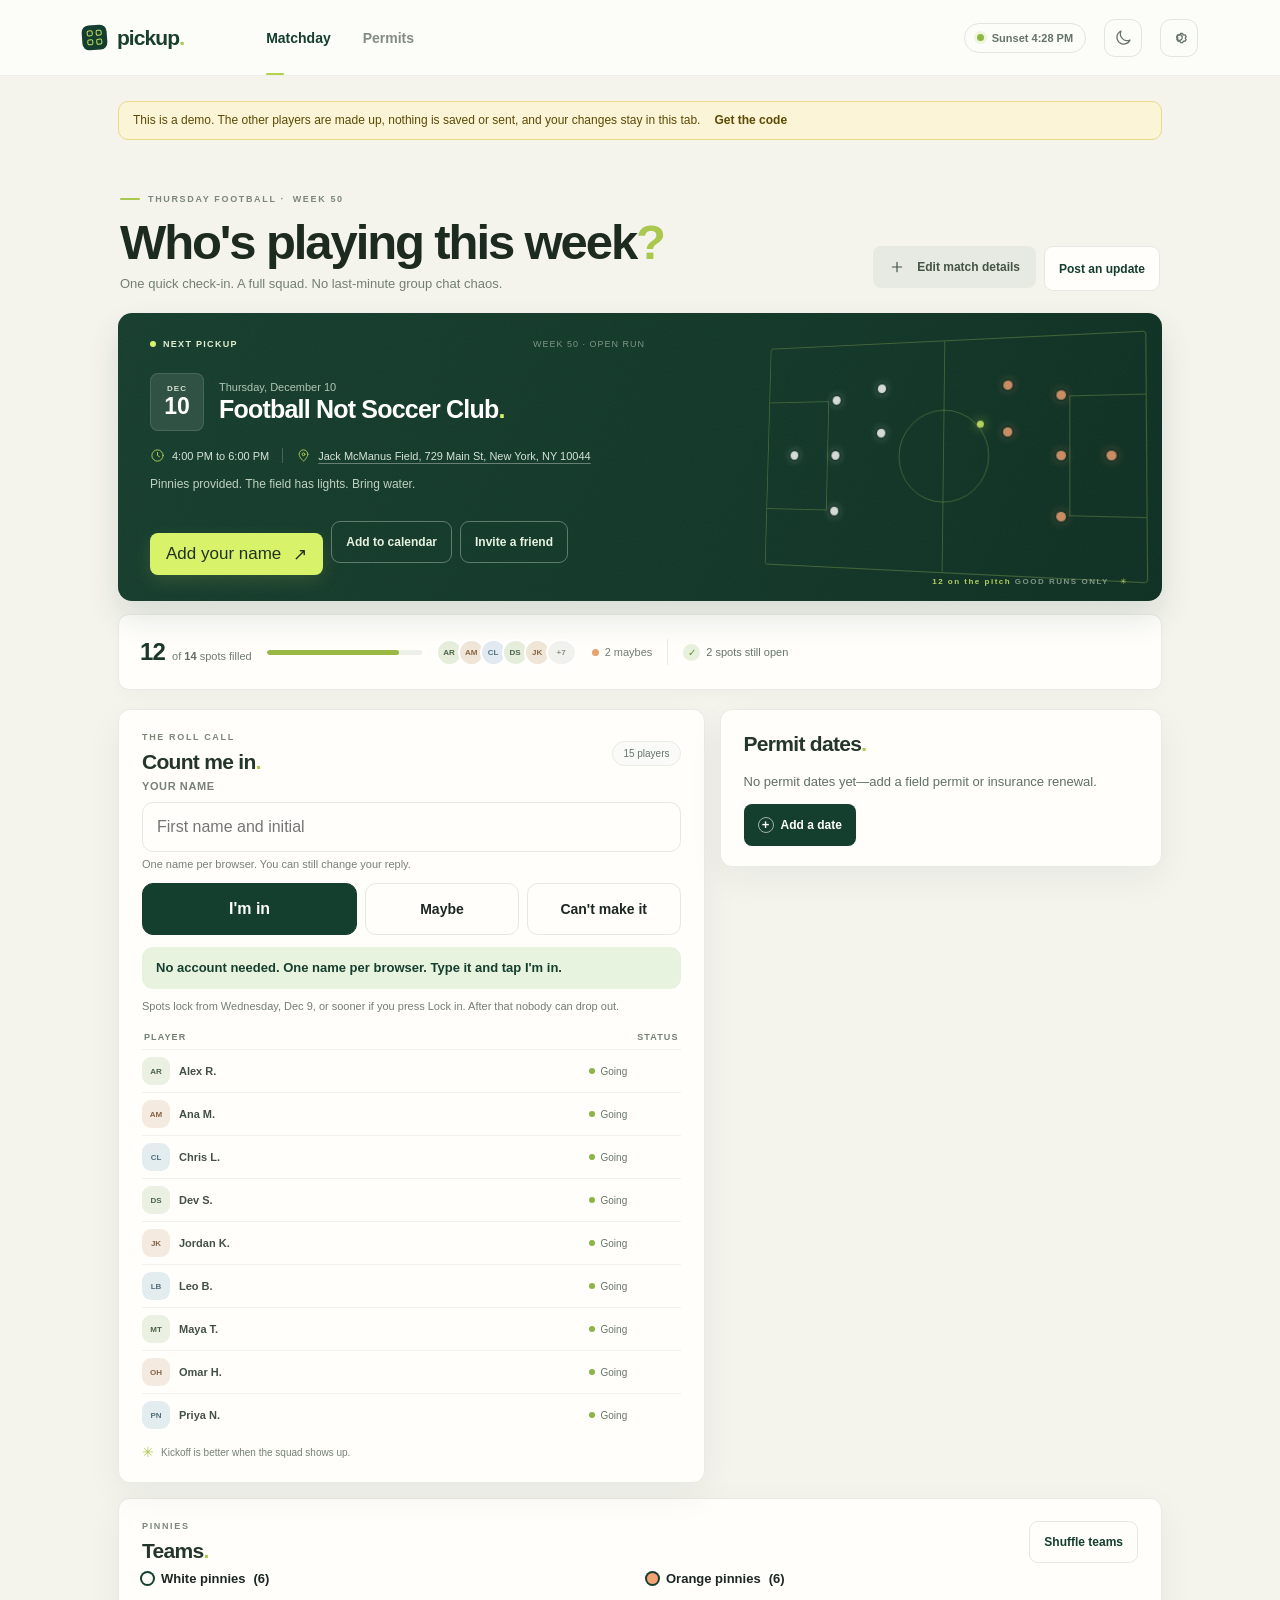
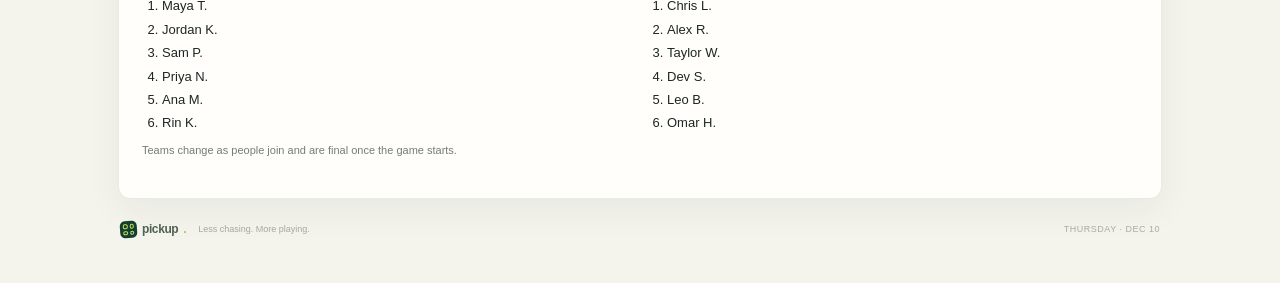
<file: docs/index.html>
<!doctype html>
<html lang="en">
<head>
  <meta charset="utf-8">
  <meta name="viewport" content="width=device-width, initial-scale=1">
  <meta name="theme-color" content="#f4f4ed" id="theme-color-meta">
  <meta name="description" content="A simple weekly football RSVP and field permit reminder for your club.">
  <title>Pickup Poll · Thursday football</title>
  <script src="theme.js"></script>
  <link rel="icon" href="data:image/svg+xml,%3Csvg xmlns='http://www.w3.org/2000/svg' viewBox='0 0 32 32'%3E%3Crect width='32' height='32' rx='8' fill='%23143e2e'/%3E%3Ccircle cx='16' cy='16' r='7' fill='%23d8f36a'/%3E%3C/svg%3E">
  <link rel="stylesheet" href="styles.css">
  <script src="ics.js" defer></script>
  <script src="sun.js" defer></script>
  <script src="teams.js" defer></script>
  <script src="celebrate.js" defer></script>
  <script src="demo.js" defer></script>
  <script src="app.js" defer></script>
</head>
<body>
  <header class="topbar">
    <a class="brand" href="#top" aria-label="Pickup Poll home">
      <span class="brand-mark" aria-hidden="true"><span></span><span></span><span></span><span></span></span>
      <span>pickup<span class="brand-dot">.</span></span>
    </a>
    <nav class="main-nav" aria-label="Main navigation">
      <a class="nav-link active" href="#match" data-view="match">Matchday</a>
      <a class="nav-link" href="#permits" data-view="permits">Permits</a>
    </nav>
    <div class="topbar-right">
      <span class="season-pill" id="sun-pill" title="Approximate sunset at the field"><span class="pulse-dot"></span> <span id="sun-text">Sunset</span></span>
      <button class="icon-button theme-toggle" id="theme-toggle" type="button" aria-label="Switch to dark mode" title="Switch to dark mode" aria-pressed="false">
        <svg class="theme-icon-moon" viewBox="0 0 24 24" aria-hidden="true"><path d="M20.2 15.1A8.5 8.5 0 0 1 8.9 3.8 8.6 8.6 0 1 0 20.2 15.1Z"/></svg>
        <svg class="theme-icon-sun" viewBox="0 0 24 24" aria-hidden="true"><circle cx="12" cy="12" r="4"/><path d="M12 2v2m0 16v2M4.93 4.93l1.42 1.42m11.3 11.3 1.42 1.42M2 12h2m16 0h2M4.93 19.07l1.42-1.42m11.3-11.3 1.42-1.42"/></svg>
      </button>
      <button class="icon-button settings-trigger" type="button" aria-label="Edit club and match details" title="Club settings">
        <svg viewBox="0 0 24 24" aria-hidden="true"><path d="M12 8.5a3.5 3.5 0 1 0 0 7 3.5 3.5 0 0 0 0-7Z"/><path d="m19.4 13.5 1.1.9-1.4 2.4-1.4-.5a7.9 7.9 0 0 1-1.4.8l-.3 1.5h-2.8l-.3-1.5a7.9 7.9 0 0 1-1.4-.8l-1.4.5-1.4-2.4 1.1-.9a7.3 7.3 0 0 1 0-1.6l-1.1-.9 1.4-2.4 1.4.5a7.9 7.9 0 0 1 1.4-.8l.3-1.5h2.8l.3 1.5a7.9 7.9 0 0 1 1.4.8l1.4-.5 1.4 2.4-1.1.9a7.3 7.3 0 0 1 0 1.6Z"/></svg>
      </button>
    </div>
  </header>

  <main class="page-shell" id="top">
    <div class="demo-note hidden" id="demo-note">
      <span class="demo-note-icon">i</span>
      <span><strong>Sample data</strong> — the players and dates marked "sample" are examples and do not count toward the squad.</span>
      <button class="demo-note-close" type="button">Clear sample data</button>
    </div>

    <div class="notice-banner hidden" id="notice-banner" role="status"></div>

    <section class="intro-row" id="match">
      <div>
        <div class="eyebrow"><span class="eyebrow-line"></span> THURSDAY FOOTBALL · <span id="week-label"></span></div>
        <h1>Who's playing<br class="mobile-break"> this week<span class="title-period">?</span></h1>
        <p class="intro-copy">One quick check-in. A full squad. No last-minute group chat chaos.</p>
      </div>
      <div class="intro-actions">
        <button class="button button-dark edit-match-trigger" type="button">
          <svg viewBox="0 0 24 24" aria-hidden="true"><path d="M12 5v14M5 12h14"/></svg>
          Edit match details
        </button>
        <button class="button button-quiet post-notice-trigger" type="button">Post an update</button>
      </div>
    </section>

    <section class="match-card" aria-labelledby="match-heading">
      <div class="match-card-content">
        <div class="match-card-topline">
          <span class="live-tag"><span></span> NEXT PICKUP</span>
          <span class="week-tag" id="match-week">OPEN RUN</span>
        </div>
        <div class="match-date-block">
          <div class="date-square" aria-hidden="true"><span id="date-month">OCT</span><strong id="date-day">15</strong></div>
          <div>
            <p class="match-day" id="match-date-full">Thursday, October 15</p>
            <h2 id="match-heading"><span id="club-name">Thursday United</span><span class="heading-dot">.</span></h2>
          </div>
        </div>
        <div class="match-meta">
          <span class="meta-item"><svg viewBox="0 0 24 24" aria-hidden="true"><circle cx="12" cy="12" r="9"/><path d="M12 7v5l3.2 2"/></svg><span id="kickoff">4:00 PM</span></span>
          <span class="meta-divider"></span>
          <span class="meta-item"><svg viewBox="0 0 24 24" aria-hidden="true"><path d="M19 10c0 5-7 11-7 11S5 15 5 10a7 7 0 1 1 14 0Z"/><circle cx="12" cy="10" r="2.2"/></svg><a id="location" class="map-link" target="_blank" rel="noopener noreferrer" title="Open in Google Maps">Field</a></span>
        </div>
        <p class="match-notes" id="match-notes"></p>
        <div class="match-actions">
          <button class="button button-lime" id="join-hero" type="button"><span id="join-hero-label">Add your name</span> <span aria-hidden="true">↗</span></button>
          <button class="button button-ghost" id="add-to-calendar" type="button">Add to calendar</button>
          <button class="button button-ghost" id="invite" type="button">Invite a friend</button>
        </div>
      </div>
      <div class="pitch-art" aria-hidden="true">
        <div class="pitch-lines">
          <div class="pitch-half"></div><div class="pitch-circle"></div>
          <div class="pitch-box pitch-box-left"></div><div class="pitch-box pitch-box-right"></div>
          <span class="pitch-ball"></span>
          <div class="pitch-dots" id="pitch-dots"></div>
        </div>
        <div class="pitch-bottom-label"><span id="pitch-count"></span> GOOD RUNS ONLY <span>✳</span></div>
      </div>
      <div class="grain" aria-hidden="true"></div>
    </section>

    <section class="squad-strip" aria-label="Squad availability">
      <div class="squad-number"><strong id="going-count">5</strong><span>of <b id="max-players">14</b> spots filled</span></div>
      <progress class="capacity-track" aria-label="Spots filled" max="14" value="5" id="capacity-track">5 of 14</progress>
      <div class="squad-faces" id="squad-faces" aria-label="Players who are going"></div>
      <div class="maybe-summary"><span class="maybe-dot"></span><span id="maybe-count">1 maybe</span></div>
      <span class="squad-divider"></span>
      <span class="squad-status"><span class="status-check">✓</span> <span id="squad-status-copy">Still room to play</span></span>
    </section>

    <div class="content-grid">
      <section class="panel rsvp-panel" id="rsvp" aria-labelledby="rsvp-heading">
        <div class="panel-heading">
          <div><p class="section-kicker">THE ROLL CALL</p><h2 id="rsvp-heading">Count me in<span class="title-period">.</span></h2></div>
          <span class="mini-count" id="roster-total">6 players</span>
        </div>
        <form id="rsvp-form" class="join" autocomplete="off">
          <label class="join-label" for="player-name">Your name</label>
          <input id="player-name" name="name" maxlength="36" placeholder="First name and initial" autocomplete="name" enterkeyhint="go" aria-describedby="player-name-hint" required>
          <p class="join-hint" id="player-name-hint">One name per browser. You can still change your reply.</p>
          <div class="join-extra hidden" id="email-field">
            <label class="join-label" for="player-email">Cornell email</label>
            <input id="player-email" name="email" type="email" maxlength="90" placeholder="netid@cornell.edu" autocomplete="email" inputmode="email" aria-describedby="player-email-hint">
            <p class="join-hint" id="player-email-hint">Only the organizer sees this, to check sign-ups are real.</p>
          </div>
          <div class="join-extra hidden" id="code-field">
            <label class="join-label" for="join-code">Club code</label>
            <input id="join-code" name="join_code" maxlength="40" placeholder="From the group chat" autocomplete="off" autocapitalize="none" spellcheck="false" aria-describedby="join-code-hint">
            <p class="join-hint" id="join-code-hint">Asked once. This browser remembers it.</p>
          </div>
          <div class="join-actions" role="group" aria-label="Your answer">
            <button class="join-btn join-in" id="join-in" type="submit" data-status="going"><span id="join-in-label">I'm in</span></button>
            <button class="join-btn" type="button" data-status="maybe">Maybe</button>
            <button class="join-btn" type="button" data-status="out">Can't make it</button>
          </div>
        </form>
        <div class="join-status" id="join-status" aria-live="polite"></div>
        <p class="form-hint" id="rsvp-hint"></p>
        <div class="roster-header"><span>PLAYER</span><div><span>STATUS</span><span class="sr-only">Remove player</span></div></div>
        <div class="roster-list" id="roster-list" aria-live="polite"></div>
        <div class="roster-copy-tools hidden" id="roster-copy-tools">
          <span>Organizer only</span>
          <button class="button button-quiet" id="open-signups" type="button" title="See each sign-up's Cornell email and remove fake names">Check sign-ups</button>
          <button class="button button-quiet" id="copy-locked-squad" type="button" title="Copy confirmed locked names, one per line, for WhatsApp">
            <svg viewBox="0 0 24 24" aria-hidden="true"><rect x="8" y="8" width="12" height="13" rx="2"/><path d="M16 8V5a2 2 0 0 0-2-2H6a2 2 0 0 0-2 2v11a2 2 0 0 0 2 2h2"/></svg>
            Copy locked names
          </button>
        </div>
        <p class="recent-games hidden" id="recent-games"></p>
        <div class="roster-empty hidden" id="roster-empty">No replies yet. Be the first to claim a spot.</div>
        <div class="panel-footnote"><span class="footnote-star">✳</span> Kickoff is better when the squad shows up.</div>
      </section>

      <section class="panel permits-panel" id="permits" aria-labelledby="permits-heading">
        <div class="panel-heading permit-heading">
          <h2 id="permits-heading">Permit dates<span class="title-period">.</span></h2>
        </div>
        <div class="permit-list" id="permit-list"></div>
        <div class="permit-empty hidden" id="permit-empty">No permit dates yet—add a field permit or insurance renewal.</div>
        <button class="permit-add-link" id="add-permit-link" type="button"><span aria-hidden="true">+</span> Add a date</button>
        <div class="permit-reminder-note hidden" id="permit-reminder-note"><span class="reminder-icon" aria-hidden="true"><svg viewBox="0 0 24 24"><rect x="4" y="5" width="16" height="15" rx="2"/><path d="M8 3v4M16 3v4M4 10h16M8 14h3"/></svg></span><span>Use a date’s calendar button to add it to your calendar.</span></div>
      </section>
    </div>

    <section class="panel teams-panel hidden" id="teams-panel" aria-labelledby="teams-heading">
      <div class="panel-heading">
        <div><p class="section-kicker">PINNIES</p><h2 id="teams-heading">Teams<span class="title-period">.</span></h2></div>
        <button class="button button-quiet" id="shuffle-teams" type="button">Shuffle teams</button>
      </div>
      <div class="teams-grid">
        <div class="team team-white"><h3><span class="pitch-dot-sample"></span> White pinnies <span id="white-count"></span></h3><ol id="white-list"></ol></div>
        <div class="team team-orange"><h3><span class="pitch-dot-sample orange"></span> Orange pinnies <span id="orange-count"></span></h3><ol id="orange-list"></ol></div>
      </div>
      <p class="form-hint" id="teams-hint">Teams change as people join and are final once the game starts.</p>
    </section>

    <footer class="page-footer">
      <div class="footer-brand"><span class="brand-mark small" aria-hidden="true"><span></span><span></span><span></span><span></span></span> pickup<span class="brand-dot">.</span></div>
      <span>Less chasing. More playing.</span>
      <span class="footer-week" id="footer-date"></span>
    </footer>
  </main>

  <dialog class="app-dialog" id="permit-dialog">
    <form method="dialog" class="dialog-close-row"><button class="dialog-close" aria-label="Close">×</button></form>
    <p class="section-kicker">KEEP IT ON THE RADAR</p>
    <h2>Add a permit date<span class="title-period">.</span></h2>
    <p class="dialog-copy">Save a field permit, insurance renewal, or any date your club needs to remember.</p>
    <form id="permit-form" class="dialog-form">
      <label for="permit-title">Reminder title</label>
      <input id="permit-title" name="title" maxlength="60" placeholder="e.g. Field permit renewal" required>
      <label for="permit-date">Due date</label>
      <input id="permit-date" name="date" type="date" required>
      <label for="permit-note">Note <span>(optional)</span></label>
      <input id="permit-note" name="note" maxlength="120" placeholder="Contact or paperwork details">
      <button class="button button-green" type="submit">Save reminder <span aria-hidden="true">→</span></button>
    </form>
  </dialog>

  <dialog class="app-dialog" id="settings-dialog">
    <form method="dialog" class="dialog-close-row"><button class="dialog-close" aria-label="Close">×</button></form>
    <p class="section-kicker">MAKE IT YOURS</p>
    <h2>Club details<span class="title-period">.</span></h2>
    <p class="dialog-copy">Set the club name, the game day and times, and how many players fit on your pitch.</p>
    <form id="settings-form" class="dialog-form settings-form">
      <label for="settings-club">Club name</label>
      <input id="settings-club" name="club_name" maxlength="48" required>
      <label for="settings-date">Next game date <span>(Thursday)</span></label>
      <input id="settings-date" name="game_date" type="date" required>
      <div class="settings-two-col">
        <div><label for="settings-time">Kickoff</label><input id="settings-time" name="kickoff" type="time" required></div>
        <div><label for="settings-end">Ends</label><input id="settings-end" name="end_time" type="time" required></div>
      </div>
      <label for="settings-capacity">Squad size <span>(more players join a waitlist)</span></label>
      <input id="settings-capacity" name="max_players" type="number" min="2" max="40" required>
      <label for="settings-notes">Notes for players <span>(optional)</span></label>
      <input id="settings-notes" name="notes" maxlength="200" placeholder="Pinnies provided. Bring water.">
      <label for="settings-location">Field / meeting point</label>
      <input id="settings-location" name="location" maxlength="100" required>
      <button class="button button-green" type="submit">Save match details <span aria-hidden="true">→</span></button>
      <button class="button-link-danger" id="reset-week" type="button">Clear every reply for this game</button>
    </form>
  </dialog>

  <dialog class="app-dialog" id="notice-dialog">
    <form method="dialog" class="dialog-close-row"><button class="dialog-close" aria-label="Close">×</button></form>
    <p class="section-kicker">ORGANIZER ONLY</p>
    <h2>Post an update<span class="title-period">.</span></h2>
    <p class="dialog-copy">Shown at the top of the page for this game. Use it for rain, a changed field or anything people must know.</p>
    <form id="notice-form" class="dialog-form">
      <label for="notice-text">Update <span>(up to 140 characters)</span></label>
      <input id="notice-text" name="text" maxlength="140" placeholder="e.g. Moved to Pony Field this week">
      <label class="check-row"><input id="notice-cancelled" name="cancelled" type="checkbox"> This game is cancelled</label>
      <button class="button button-green" type="submit">Post update <span aria-hidden="true">→</span></button>
      <button class="button-link-danger" id="notice-clear" type="button">Remove the current update</button>
    </form>
  </dialog>

  <dialog class="app-dialog" id="signups-dialog">
    <form method="dialog" class="dialog-close-row"><button class="dialog-close" aria-label="Close">×</button></form>
    <h2>Sign-ups<span class="title-period">.</span></h2>
    <p class="dialog-copy">Each name with the Cornell email its browser gave and when it was saved. Remove anyone who should not be there; the waitlist moves up.</p>
    <div class="signup-list" id="signup-list"></div>
  </dialog>

  <dialog class="app-dialog" id="pin-dialog">
    <form method="dialog" class="dialog-form">
      <p class="section-kicker">ORGANIZER ONLY</p>
      <h2>Enter the PIN<span class="title-period">.</span></h2>
      <p class="dialog-copy">Changing match details, permit dates and removing players needs the organizer PIN shown where the server was started.</p>
      <label for="pin-input">Organizer PIN</label>
      <input id="pin-input" type="password" inputmode="numeric" autocomplete="off" maxlength="64">
      <button class="button button-green" value="ok">Unlock</button>
      <button class="button-link-danger" value="cancel">Cancel</button>
    </form>
  </dialog>

  <div class="toast" id="toast" role="status" aria-live="polite"></div>
</body>
</html>
</file>
<file: docs/styles.css>
:root {
  color-scheme: light;
  --paper: #f4f4ed;
  --white: #fffefa;
  --ink: #1d2721;
  --muted: #788078;
  --line: #e6e9e1;
  --green: #143e2e;
  --green-dark: #0e2b21;
  --lime: #d8f36a;
  --mint: #e7f2df;
  --orange: #f2a273;
  --shadow: 0 12px 36px rgba(25, 44, 33, .055);
  font-family: "Avenir Next", Avenir, "Segoe UI", sans-serif;
  font-synthesis: none;
  text-rendering: optimizeLegibility;
  -webkit-font-smoothing: antialiased;
}

* { box-sizing: border-box; }
html { scroll-behavior: smooth; scroll-padding-top: 24px; }
body { margin: 0; background: var(--paper); color: var(--ink); font-size: 14px; }
button, input { font: inherit; }
button { cursor: pointer; }
a { color: inherit; text-decoration: none; }
.topbar { height: 76px; padding: 0 max(6.4vw, calc((100vw - 1180px) / 2)); display: flex; align-items: center; border-bottom: 1px solid rgba(33, 50, 38, .07); background: rgba(255,255,252,.78); }
.brand { display: inline-flex; align-items: center; gap: 10px; color: #193e2e; font-weight: 750; letter-spacing: -.9px; font-size: 21px; }
.brand-dot, .title-period { color: #a9c84d; }
.brand-mark { width: 25px; height: 25px; background: var(--green); border-radius: 7px; display: grid; grid-template: repeat(2,1fr)/repeat(2,1fr); gap: 3px; padding: 5px; transform: rotate(-4deg); }
.brand-mark span { border: 1px solid rgba(216,243,106,.9); border-radius: 2px; }
.main-nav { display: flex; gap: 32px; margin-left: 82px; height: 100%; align-items: center; }
.nav-link { color: #838b82; font-weight: 600; height: 100%; display: flex; align-items: center; position: relative; }
.nav-link.active { color: var(--green); }
.nav-link.active::after { position: absolute; content: ""; height: 2px; width: 18px; border-radius: 4px; background: #b3d251; left: 0; bottom: 0; }
.topbar-right { margin-left: auto; display: flex; gap: 18px; align-items: center; }
.season-pill { border: 1px solid #e2e6dc; border-radius: 999px; padding: 8px 12px; display: flex; align-items: center; gap: 8px; color: #667268; font-size: 11px; font-weight: 650; }
.pulse-dot { width: 7px; height: 7px; border-radius: 50%; background: #8db744; box-shadow: 0 0 0 3px #edf5dc; }
.icon-button { border: 1px solid #e2e6dc; background: transparent; border-radius: 11px; width: 38px; height: 38px; display: grid; place-items: center; color: #667268; }
.icon-button:hover { color: var(--green); background: #eef2e9; }
.icon-button svg { width: 19px; height: 19px; fill: none; stroke: currentColor; stroke-width: 1.55; stroke-linecap: round; stroke-linejoin: round; }
.page-shell { max-width: 1100px; margin: 0 auto; padding: 25px 28px 45px; }
.demo-note { min-height: 40px; padding: 9px 12px; display: flex; align-items: center; gap: 9px; border: 1px solid #e7e6d5; border-radius: 9px; background: #fbf9e9; color: #817b58; font-size: 11px; line-height: 1.4; }
.demo-note strong { color: #5f5c43; }
.demo-note-icon { flex: 0 0 17px; height: 17px; width: 17px; border: 1px solid #c9c595; border-radius: 50%; display: grid; place-items: center; font-family: Georgia,serif; font-size: 11px; font-weight: 700; }
.demo-note-close { margin-left: auto; border: 1px solid #c9c595; border-radius: 7px; background: transparent; color: #5f5c43; font-size: 11px; font-weight: 600; padding: 5px 9px; cursor: pointer; white-space: nowrap; }
.demo-note.dismissed { display: none; }
.intro-row { display: flex; justify-content: space-between; align-items: end; padding: 40px 2px 22px; }
.eyebrow, .section-kicker { display: flex; align-items: center; gap: 8px; color: #7b887a; letter-spacing: 1.65px; font-size: 9px; font-weight: 760; }
.eyebrow-line { width: 20px; height: 2px; border-radius: 2px; background: #a9c84d; }
h1, h2, p { margin-top: 0; }
h1 { color: #1c2a20; font-size: clamp(34px, 4.2vw, 49px); line-height: 1.07; letter-spacing: -2.1px; margin: 12px 0 8px; font-weight: 680; }
.mobile-break { display: none; }
.intro-copy { color: #737e74; margin: 0; font-size: 13px; }
.button { min-height: 42px; border: 0; border-radius: 8px; padding: 0 16px; display: inline-flex; align-items: center; justify-content: center; gap: 12px; font-size: 12px; font-weight: 700; transition: transform .16s ease, background .16s ease; }
.button:hover { transform: translateY(-1px); }
.button svg { width: 16px; height: 16px; fill: none; stroke: currentColor; stroke-width: 1.8; stroke-linecap: round; }
.button-dark { background: #e7eae2; color: #435446; margin-bottom: 3px; }
.button-dark:hover { background: #dce2d5; }
.button-green { background: var(--green); color: white; }
.button-green:hover { background: #20583d; }
.button-lime { background: var(--lime); color: #20321e; min-width: 142px; margin-top: 24px; box-shadow: 0 6px 18px rgba(216,243,106,.13); }
.button-lime:hover { background: #e2f98b; }
.button-lime span { font-size: 17px; font-weight: 500; }
.match-card { min-height: 267px; background: linear-gradient(112deg, #173e2e 0%, #133929 54%, #0f3024 100%); border-radius: 14px; color: white; padding: 26px 32px; display: flex; position: relative; overflow: hidden; box-shadow: 0 16px 32px rgba(16,50,35,.12); }
.match-card-content { z-index: 2; position: relative; width: 62%; }
.match-card-topline { display: flex; justify-content: space-between; align-items: center; max-width: 495px; }
.live-tag { color: #e0efcf; display: inline-flex; align-items: center; gap: 7px; font-size: 9px; font-weight: 750; letter-spacing: 1.3px; }
.live-tag span { width: 6px; height: 6px; border-radius: 50%; background: var(--lime); }
.week-tag { color: rgba(233,242,220,.49); font-size: 9px; letter-spacing: 1px; }
.match-date-block { display: flex; align-items: center; gap: 15px; margin-top: 24px; }
.date-square { width: 54px; height: 58px; display: flex; flex-direction: column; align-items: center; justify-content: center; background: rgba(255,255,255,.1); border: 1px solid rgba(255,255,255,.12); border-radius: 8px; }
.date-square span { font-size: 8px; font-weight: 700; letter-spacing: 1.1px; color: #d3e0ce; }
.date-square strong { font-size: 23px; line-height: 1.2; font-weight: 650; }
.match-day { margin: 0 0 2px; color: #b2c5b3; font-size: 11px; font-weight: 500; }
.match-date-block h2 { font-size: 25px; letter-spacing: -.8px; margin: 0; font-weight: 650; }
.heading-dot { color: var(--lime); }
.match-meta { display: flex; align-items: center; gap: 13px; margin-top: 17px; color: #d4e2d5; font-size: 11px; }
.meta-item { display: flex; align-items: center; gap: 7px; white-space: nowrap; }
.meta-item svg { width: 15px; height: 15px; fill: none; stroke: #a9c854; stroke-width: 1.6; stroke-linecap: round; stroke-linejoin: round; }
.meta-divider { height: 15px; width: 1px; background: rgba(255,255,255,.2); }
.pitch-art { z-index: 1; position: absolute; width: 41%; height: 100%; right: 0; top: 0; opacity: .82; }
.pitch-lines { position: absolute; top: 26px; bottom: 29px; right: 26px; left: 15px; border: 1px solid rgba(216,243,106,.29); border-radius: 3px; overflow: hidden; transform: perspective(550px) rotateY(-13deg) rotateX(3deg); }
.pitch-half { position: absolute; left: 50%; top: 0; bottom: 0; border-left: 1px solid rgba(216,243,106,.28); }
.pitch-circle { position: absolute; border: 1px solid rgba(216,243,106,.3); width: 93px; height: 93px; border-radius: 50%; top: 50%; left: 50%; transform: translate(-50%,-50%); }
.pitch-box { position: absolute; top: 25%; bottom: 25%; width: 18%; border: 1px solid rgba(216,243,106,.28); }
.pitch-box-left { left: 0; border-left: 0; }
.pitch-box-right { right: 0; border-right: 0; }
.pitch-ball { position: absolute; width: 7px; height: 7px; left: 59%; top: 35%; background: var(--lime); border-radius: 50%; box-shadow: 0 0 12px rgba(216,243,106,.8); }
.pitch-note { position: absolute; right: 23px; bottom: 52px; width: 78px; height: 78px; background: var(--lime); color: #183828; border-radius: 50%; transform: rotate(8deg); display: flex; align-items: center; justify-content: center; font-size: 10px; font-weight: 800; line-height: 1; box-shadow: 0 9px 20px rgba(0,0,0,.18); }
.pitch-note-mark { font-size: 36px; letter-spacing: -4px; margin-right: 3px; }
.pitch-bottom-label { position: absolute; right: 34px; bottom: 15px; color: rgba(229,241,217,.63); font-size: 8px; letter-spacing: 1.5px; font-weight: 700; }
.pitch-bottom-label span { color: var(--lime); margin-left: 7px; }
.grain { position: absolute; inset: 0; opacity: .085; pointer-events: none; background-image: url("data:image/svg+xml,%3Csvg viewBox='0 0 180 180' xmlns='http://www.w3.org/2000/svg'%3E%3Cfilter id='n'%3E%3CfeTurbulence type='fractalNoise' baseFrequency='.8' numOctaves='3' stitchTiles='stitch'/%3E%3C/filter%3E%3Crect width='100%25' height='100%25' filter='url(%23n)' opacity='.35'/%3E%3C/svg%3E"); }
.squad-strip { min-height: 76px; background: var(--white); border: 1px solid #e8ebe4; border-radius: 11px; margin-top: 13px; display: flex; align-items: center; padding: 0 21px; gap: 15px; box-shadow: 0 5px 15px rgba(25,44,33,.025); }
.squad-number { display: flex; align-items: baseline; gap: 7px; white-space: nowrap; }
.squad-number strong { font-size: 24px; color: #1c3829; letter-spacing: -.8px; }
.squad-number span { font-size: 11px; color: #707c71; }
.squad-number b { color: #5f6c61; font-weight: 700; }
.capacity-track { appearance: none; -webkit-appearance: none; height: 5px; min-width: 70px; flex: 1; max-width: 155px; border: 0; background: #edf0e9; border-radius: 8px; overflow: hidden; }
.capacity-track::-webkit-progress-bar { background: #edf0e9; border-radius: 8px; }
.capacity-track::-webkit-progress-value { background: #99b943; border-radius: 8px; transition: width .35s ease; }
.capacity-track::-moz-progress-bar { background: #99b943; border-radius: 8px; }
.squad-faces { display: flex; align-items: center; padding-left: 4px; }
.squad-face { width: 27px; height: 27px; border: 2px solid white; border-radius: 50%; background: #e6eddb; color: #4a6349; display: grid; place-items: center; margin-left: -5px; font-size: 8px; font-weight: 750; }
.squad-face:nth-child(3n+2) { background: #f0e6d8; color: #886448; }
.squad-face:nth-child(3n) { background: #e0eaf0; color: #557286; }
.squad-face.more { background: #f1f2ed; color: #8a9189; width: 31px; }
.maybe-summary { display: flex; align-items: center; gap: 6px; white-space: nowrap; font-size: 11px; color: #707c71; }
.maybe-dot { width: 7px; height: 7px; border-radius: 50%; background: #e5a36e; flex: 0 0 auto; }
.squad-divider { width: 1px; height: 26px; background: #e9ece5; }
.squad-status { display: flex; align-items: center; gap: 6px; white-space: nowrap; font-size: 11px; color: #667368; }
.status-check { background: #e6f0da; color: #678b36; width: 17px; height: 17px; display: grid; place-items: center; border-radius: 50%; font-size: 10px; }
.content-grid { display: grid; grid-template-columns: minmax(0, 1.14fr) minmax(320px, .86fr); gap: 15px; margin-top: 19px; align-items: stretch; }
.panel { background: var(--white); border: 1px solid #e8ebe4; border-radius: 12px; box-shadow: var(--shadow); padding: 22px 23px; min-width: 0; }
.panel-heading { display: flex; justify-content: space-between; align-items: center; gap: 10px; }
.panel-heading .section-kicker { margin-bottom: 8px; }
.panel-heading h2, .app-dialog h2 { color: #24352a; font-size: 21px; letter-spacing: -.7px; font-weight: 680; margin: 0; }
.mini-count { border: 1px solid #e8ece4; background: #fafbf8; border-radius: 30px; padding: 6px 10px; font-size: 10px; color: #667368; white-space: nowrap; }
.rsvp-form { display: grid; grid-template-columns: minmax(95px,1fr) auto auto; gap: 8px; margin-top: 20px; }
.rsvp-form input, .dialog-form input { min-width: 0; border: 1px solid #e2e7df; background: #fff; border-radius: 7px; height: 40px; padding: 0 11px; color: var(--ink); outline: none; font-size: 11px; }
.rsvp-form input:focus, .dialog-form input:focus { border-color: #9ab64b; box-shadow: 0 0 0 3px rgba(169,200,77,.15); }
.rsvp-form input::placeholder, .dialog-form input::placeholder { color: #afb5ad; }
.status-select { display: flex; align-items: stretch; border: 1px solid #e3e7df; background: #f8f9f5; border-radius: 7px; padding: 3px; gap: 1px; }
.status-option { border: 0; background: transparent; color: #8b938b; font-size: 9px; font-weight: 700; padding: 0 8px; border-radius: 5px; display: flex; align-items: center; gap: 5px; }
.status-option.selected { background: white; color: #2f4733; box-shadow: 0 1px 4px rgba(25,44,33,.09); }
.option-dot { width: 6px; height: 6px; border-radius: 50%; }
.going-dot { background: #8bb449; }
.maybe-dot { background: #e5a36e; }
.out-dot { background: #aeb6af; }
.submit-rsvp { min-height: 40px; padding: 0 12px; gap: 8px; font-size: 10px; white-space: nowrap; }
.submit-rsvp span { font-size: 15px; font-weight: 400; }
.form-hint { margin: 8px 0 17px; font-size: 11px; line-height: 1.45; color: #737e74; }
.roster-header { display: flex; justify-content: space-between; padding: 0 2px 7px; border-bottom: 1px solid #eff1eb; color: #748074; font-size: 9px; letter-spacing: 1.1px; font-weight: 750; }
.roster-header div { display: flex; gap: 35px; }
.roster-copy-tools { display: flex; align-items: center; justify-content: space-between; gap: 12px; margin-top: 12px; padding-top: 12px; border-top: 1px solid #eff1eb; }
.roster-copy-tools > span { color: #748074; font-size: 10px; }
.roster-copy-tools .button { min-height: 36px; padding: 0 12px; gap: 7px; font-size: 10px; }
.roster-copy-tools svg { width: 14px; height: 14px; fill: none; stroke: currentColor; stroke-width: 1.7; stroke-linecap: round; stroke-linejoin: round; }
.roster-list { max-height: 380px; overflow: auto; scrollbar-width: thin; scrollbar-color: #e0e6dc transparent; }
.roster-row { min-height: 43px; display: flex; align-items: center; gap: 9px; border-bottom: 1px solid #f1f2ee; }
.roster-avatar { width: 28px; height: 28px; border-radius: 9px; display: grid; place-items: center; color: #4b6549; background: #eaf0e2; font-size: 8px; font-weight: 800; flex: 0 0 auto; }
.roster-row:nth-child(3n+2) .roster-avatar { color: #876447; background: #f4eadf; }
.roster-row:nth-child(3n) .roster-avatar { color: #526f7b; background: #e3edf0; }
.roster-name { font-size: 11px; color: #435046; font-weight: 600; flex: 1; overflow: hidden; text-overflow: ellipsis; white-space: nowrap; }
.roster-status { min-width: 58px; display: flex; align-items: center; gap: 6px; font-size: 10px; color: #68766a; }
.roster-status .option-dot { width: 6px; height: 6px; }
.remove-rsvp { width: 25px; height: 25px; display: grid; place-items: center; border: 0; border-radius: 6px; background: transparent; color: #b1b8af; font-size: 15px; opacity: .6; }
.remove-rsvp:hover { background: #fff0ed; color: #b65d50; opacity: 1; }
.roster-empty, .permit-empty { padding: 20px 8px; text-align: center; color: #929c91; font-size: 11px; }
.hidden { display: none !important; }
.panel-footnote { display: flex; align-items: center; gap: 7px; margin-top: 14px; font-size: 10px; color: #748074; }
.footnote-star { color: #adc94f; font-size: 14px; }
.permits-panel { padding: 22px 23px 20px; display: flex; flex-direction: column; }
.permit-heading { align-items: start; }
.permits-panel.is-empty { align-self: start; }
.permit-list { display: flex; flex-direction: column; gap: 8px; }
.permit-card { position: relative; border: 1px solid #e9ece5; border-radius: 9px; padding: 11px 11px 10px 46px; display: flex; align-items: center; min-height: 66px; gap: 10px; }
.permit-icon { position: absolute; left: 12px; top: 13px; width: 25px; height: 25px; display: grid; place-items: center; background: #f1f4e7; border-radius: 7px; color: #8eaa4a; }
.permit-icon svg { width: 15px; height: 15px; fill: none; stroke: currentColor; stroke-width: 1.5; stroke-linecap: round; stroke-linejoin: round; }
.permit-copy { min-width: 0; flex: 1; }
.permit-title { margin: 0 0 4px; font-size: 11px; font-weight: 700; color: #3f4f42; overflow: hidden; text-overflow: ellipsis; white-space: nowrap; }
.permit-subtitle { margin: 0; font-size: 10px; color: #707c71; overflow: hidden; text-overflow: ellipsis; white-space: nowrap; }
.permit-countdown { text-align: right; white-space: nowrap; min-width: 52px; }
.permit-countdown strong { display: block; color: #778b50; font-size: 11px; letter-spacing: -.2px; }
.permit-countdown.overdue strong { color: #b45d4f; }
.permit-countdown span { color: #707c71; font-size: 10px; }
.permit-actions { position: absolute; right: 8px; top: 7px; display: flex; gap: 3px; opacity: 0; transition: opacity .15s ease; }
.permit-card:hover .permit-actions, .permit-card:focus-within .permit-actions { opacity: 1; }
.permit-action { width: 28px; height: 28px; border: 0; background: white; border-radius: 5px; color: #68766a; font-size: 13px; display: grid; place-items: center; }
.permit-action svg { width: 15px; height: 15px; fill: none; stroke: currentColor; stroke-width: 1.6; stroke-linecap: round; stroke-linejoin: round; }
.permit-action:hover { color: #38553d; background: #f1f4eb; }
.permit-action.delete:hover { color: #ad5547; background: #fff0ed; }
.permit-add-link { display: inline-flex; align-items: center; align-self: start; gap: 7px; background: transparent; border: 0; padding: 10px 0; margin-top: 5px; color: #526b45; font-size: 11px; font-weight: 700; }
.permit-add-link:hover { color: #274d34; }
.permit-add-link span { width: 16px; height: 16px; display: grid; place-items: center; border: 1px solid #d7e1ca; border-radius: 50%; font-size: 13px; line-height: 1; }
.permits-panel.is-empty .permit-empty { padding: 16px 0 0; text-align: left; color: #617064; font-size: 13px; line-height: 1.5; }
.permits-panel.is-empty .permit-add-link { min-height: 42px; padding: 0 14px; margin-top: 12px; background: var(--green); border-radius: 8px; color: #fffefa; font-size: 12px; }
.permits-panel.is-empty .permit-add-link:hover { background: var(--green-dark); color: #fffefa; }
.permits-panel.is-empty .permit-add-link span { border-color: rgba(255,255,255,.6); color: #fffefa; }
.permit-reminder-note { margin-top: auto; border-top: 1px solid #eef0eb; padding-top: 12px; display: flex; gap: 8px; align-items: center; color: #6f7b70; font-size: 11px; line-height: 1.4; }
.reminder-icon { width: 20px; height: 20px; flex: 0 0 20px; border-radius: 50%; background: #eff3e8; color: #627e3c; display: grid; place-items: center; }
.reminder-icon svg { width: 13px; height: 13px; fill: none; stroke: currentColor; stroke-width: 1.6; stroke-linecap: round; stroke-linejoin: round; }
.page-footer { margin-top: 22px; padding: 0 2px; display: flex; align-items: center; gap: 12px; color: #a2a89e; font-size: 9px; }
.footer-brand { display: flex; align-items: center; gap: 5px; color: #4e6251; font-size: 12px; font-weight: 750; letter-spacing: -.4px; }
.brand-mark.small { width: 17px; height: 17px; border-radius: 5px; gap: 2px; padding: 3px; }
.footer-week { margin-left: auto; color: #a6aca3; letter-spacing: .5px; }
.app-dialog { width: min(430px, calc(100% - 28px)); max-height: min(92vh, 760px); overflow: auto; border: 1px solid #e7ebe2; border-radius: 14px; padding: 26px; background: #fffefa; color: var(--ink); box-shadow: 0 25px 80px rgba(17,39,27,.25); }
.app-dialog::backdrop { background: rgba(15,31,22,.47); backdrop-filter: blur(3px); }
.dialog-close-row { display: flex; justify-content: end; margin: -10px -10px 15px; }
.dialog-close { width: 29px; height: 29px; border: 1px solid #e8ece4; background: #fafbf7; border-radius: 8px; color: #879186; font-size: 19px; line-height: 1; }
.app-dialog .section-kicker { margin-bottom: 8px; }
.dialog-copy { color: #899389; font-size: 11px; line-height: 1.55; margin: 8px 0 20px; }
.dialog-form { display: flex; flex-direction: column; gap: 8px; }
.dialog-form label { color: #59675a; font-size: 10px; font-weight: 700; margin-top: 4px; }
.dialog-form label span { font-weight: 450; color: #a0a79e; }
.dialog-form input { width: 100%; height: 42px; font-size: 11px; }
.dialog-form .button { margin-top: 9px; min-height: 43px; }
.settings-two-col { display: grid; grid-template-columns: 1fr 1fr; gap: 12px; }
.settings-two-col > div { display: flex; flex-direction: column; gap: 8px; }
.toast { position: fixed; z-index: 10; left: 50%; bottom: 25px; transform: translate(-50%, 12px); opacity: 0; pointer-events: none; background: #173b2b; color: white; padding: 11px 16px; border-radius: 9px; box-shadow: 0 8px 28px rgba(17,39,27,.2); font-size: 11px; transition: opacity .2s ease, transform .2s ease; max-width: calc(100% - 28px); text-align: center; }
.toast.visible { opacity: 1; transform: translate(-50%, 0); }
.toast.toast-error { background: #7a342a; }
.button:disabled { opacity: .65; cursor: wait; transform: none; }
.sr-only { position: absolute; width: 1px; height: 1px; padding: 0; margin: -1px; overflow: hidden; clip: rect(0,0,0,0); white-space: nowrap; border: 0; }

@media (max-width: 840px) {
  .topbar { padding: 0 25px; }
  .page-shell { padding: 22px 24px 35px; }
  .content-grid { grid-template-columns: minmax(0, 1fr); }
  .permits-panel { min-height: 315px; }
  .permit-reminder-note { margin-top: 10px; }
  .pitch-art { width: 38%; }
  .match-card-content { width: 70%; }
  .squad-strip { gap: 11px; padding: 0 15px; }
  .capacity-track { max-width: 110px; }
  .squad-status { display: none; }
  .squad-divider { display: none; }
}
@media (max-width: 560px) {
  body { font-size: 13px; }
  .topbar { height: 62px; padding: 0 17px; }
  .brand { font-size: 19px; }
  .main-nav { margin-left: 22px; gap: 16px; font-size: 10px; }
  .season-pill { display: none; }
  .topbar-right { gap: 0; }
  .icon-button { width: 34px; height: 34px; }
  .page-shell { padding: 15px 14px 30px; }
  .demo-note { padding: 9px; gap: 7px; font-size: 11px; }
  .intro-row { display: block; padding: 29px 1px 16px; }
  .eyebrow { font-size: 9px; letter-spacing: 1.2px; }
  h1 { margin: 10px 0 7px; font-size: 35px; letter-spacing: -1.8px; }
  .mobile-break { display: initial; }
  .intro-copy { font-size: 12px; max-width: 300px; line-height: 1.5; }
  .intro-row .intro-actions { margin-top: 12px; justify-content: flex-start; }
  .intro-actions .edit-match-trigger { display: none; }
  .intro-actions .post-notice-trigger { min-height: 38px; padding: 8px 12px; font-size: 11px; }
  .match-card { min-height: 253px; padding: 20px 18px; border-radius: 12px; }
  .match-card-content { width: 100%; }
  .match-card-topline { max-width: 100%; }
  .week-tag { font-size: 9px; }
  .match-date-block { margin-top: 23px; gap: 11px; }
  .date-square { width: 48px; height: 53px; }
  .match-date-block h2 { font-size: 21px; max-width: 240px; overflow: hidden; text-overflow: ellipsis; white-space: nowrap; }
  .match-day { font-size: 11px; }
  .match-meta { gap: 9px; font-size: 10px; margin-top: 15px; flex-wrap: wrap; max-width: 100%; }
  .meta-item { gap: 5px; }
  .meta-item svg { width: 13px; height: 13px; }
  .button-lime { min-height: 38px; margin-top: 19px; font-size: 10px; min-width: 126px; }
  .pitch-art { width: 34%; opacity: .6; }
  .pitch-lines { top: 42px; bottom: 54px; left: 0; right: -18px; }
  .pitch-circle { width: 56px; height: 56px; }
  .pitch-note { width: 56px; height: 56px; right: 10px; bottom: 44px; font-size: 8px; }
  .pitch-note-mark { font-size: 27px; }
  .pitch-bottom-label { display: none; }
  .squad-strip { padding: 11px 12px; min-height: 62px; display: grid; grid-template-columns: auto 1fr auto; gap: 6px 10px; }
  .squad-number { grid-column: 1; grid-row: 1; gap: 5px; }
  .squad-number strong { font-size: 20px; }
  .squad-number span { font-size: 10px; }
  .capacity-track { grid-column: 2; grid-row: 1; min-width: 32px; width: 100%; }
  .squad-faces { grid-column: 3; grid-row: 1; justify-content: end; }
  .squad-face { width: 25px; height: 25px; font-size: 7px; }
  .squad-face.more { width: 27px; }
  .maybe-summary { grid-column: 1 / -1; grid-row: 2; border-top: 1px solid #f0f1ec; padding-top: 7px; font-size: 10px; }
  .content-grid { margin-top: 12px; gap: 12px; }
  .panel { padding: 19px 15px; border-radius: 11px; }
  .panel-heading h2 { font-size: 19px; }
  .panel-heading .section-kicker { font-size: 9px; }
  .rsvp-form { grid-template-columns: minmax(0,1fr) auto; gap: 7px; margin-top: 16px; }
  .rsvp-form input { grid-column: 1 / -1; height: 42px; }
  .status-select { height: 38px; }
  .status-option { padding: 0 7px; }
  .submit-rsvp { min-height: 38px; }
  .form-hint { font-size: 11px; margin-bottom: 14px; }
  .roster-list { max-height: 380px; }
  .roster-copy-tools { align-items: flex-start; flex-direction: column; gap: 8px; }
  .remove-rsvp { opacity: .9; }
  .permit-actions { opacity: 1; }
  .permits-panel { min-height: 0; }
  .permit-reminder-note { font-size: 11px; }
  .page-footer { gap: 7px; font-size: 8px; margin-top: 17px; }
  .footer-week { font-size: 7px; }
  .app-dialog { padding: 21px 18px; }
}

@media (prefers-reduced-motion: reduce) {
  *, *::before, *::after { scroll-behavior: auto !important; transition-duration: .01ms !important; animation-duration: .01ms !important; }
}

.roster-row.is-sample { opacity: .55; font-style: italic; }
.recent-games { margin: 14px 0 0; font-size: 11px; color: var(--muted); }
.button-link-danger { border: 0; background: transparent; color: #7a342a; font-size: 12px; text-decoration: underline; cursor: pointer; padding: 8px 0 0; text-align: left; }
@media (max-width: 560px) { .demo-note { flex-wrap: wrap; } .demo-note-close { margin-left: 0; } }

/* Permits tab: the match, squad strip and roll call give way to the permit list */
body.view-permits .intro-row, body.view-permits .match-card, body.view-permits .squad-strip, body.view-permits .rsvp-panel { display: none; }
body.view-permits .content-grid { grid-template-columns: 1fr; }
body.view-permits .permits-panel { min-height: 420px; }
body.view-permits .permits-panel.is-empty { min-height: 0; }

.pitch-dots { position: absolute; inset: 0; }
.pitch-dot { position: absolute; width: 9px; height: 9px; margin: -4.5px 0 0 -4.5px; border-radius: 50%; background: #fffefa; box-shadow: 0 0 0 2px rgba(14,43,33,.55), 0 0 10px rgba(255,254,250,.55); transition: left .4s ease, top .4s ease; }
.pitch-dot.team-1 { background: var(--orange); box-shadow: 0 0 0 2px rgba(14,43,33,.55), 0 0 10px rgba(242,162,115,.6); }
.pitch-dot.pop { animation: dot-pop .7s ease-out; }
@keyframes dot-pop { 0% { transform: scale(0); opacity: 0; } 55% { transform: scale(2.3); opacity: 1; } 100% { transform: scale(1); } }
@media (prefers-reduced-motion: reduce) { .pitch-dot.pop { animation: none; } }

.roster-actions { display: inline-flex; align-items: center; gap: 6px; justify-self: end; min-width: 25px; }
.lock-button { border: 1px solid var(--line); border-radius: 999px; background: var(--white); color: var(--green); font-size: 10px; font-weight: 700; padding: 4px 9px; cursor: pointer; }
.lock-button:hover { background: var(--mint); }
.locked-pill { display: inline-flex; align-items: center; gap: 4px; border-radius: 999px; background: var(--mint); color: var(--green); font-size: 10px; font-weight: 700; padding: 4px 9px; white-space: nowrap; }
.locked-pill svg { width: 12px; height: 12px; flex: 0 0 12px; fill: none; stroke: currentColor; stroke-width: 1.5; stroke-linecap: round; stroke-linejoin: round; }

/* ---- update banner ---- */
.notice-banner { margin: 0 0 14px; padding: 12px 16px; border-radius: 10px; background: #fbf4d6; border: 1px solid #ecd98a; color: #5c4a05; font-size: 13px; font-weight: 600; line-height: 1.4; }
.notice-banner.is-cancelled { background: #fbe4df; border-color: #e5a79d; color: #7a2a1d; }
.intro-actions { display: flex; flex-wrap: wrap; gap: 8px; justify-content: flex-end; }
.button-quiet { border: 1px solid var(--line); background: var(--white); color: var(--green); border-radius: 9px; padding: 10px 14px; font-size: 12px; font-weight: 700; cursor: pointer; }
.button-quiet:hover { background: var(--mint); }

/* ---- match card ---- */
.map-link { color: inherit; text-decoration: underline; text-decoration-color: rgba(255,255,255,.35); text-underline-offset: 3px; }
.map-link:hover { text-decoration-color: currentColor; }
.match-notes { margin: 12px 0 0; max-width: 46ch; font-size: 12px; line-height: 1.5; color: rgba(231,242,223,.82); }
.match-actions { display: flex; flex-wrap: wrap; gap: 8px; margin-top: 16px; align-items: center; }
.button-ghost { border: 1px solid rgba(231,242,223,.35); background: transparent; color: #e7f2df; border-radius: 9px; padding: 10px 14px; font-size: 12px; font-weight: 700; cursor: pointer; }
.button-ghost:hover { background: rgba(231,242,223,.1); }
#join-hero:disabled { opacity: .6; cursor: not-allowed; }

/* ---- join box: one name, one tap ---- */
.join { display: grid; gap: 10px; margin: 6px 0 12px; }
.join-label { font-size: 11px; font-weight: 700; letter-spacing: .6px; color: var(--muted); text-transform: uppercase; }
.join input { height: 50px; font-size: 16px; padding: 0 14px; border: 1px solid var(--line); border-radius: 11px; background: var(--white); color: var(--ink); width: 100%; box-sizing: border-box; }
.join input:focus { outline: 2px solid var(--green); outline-offset: 1px; }
.join input:read-only { background: #f3f6f2; }
.join-hint { margin: -5px 0 0; font-size: 11px; line-height: 1.4; color: var(--muted); }
.join-actions { display: grid; grid-template-columns: 1.4fr 1fr 1fr; gap: 8px; }
.join-btn { height: 52px; border-radius: 11px; border: 1px solid var(--line); background: var(--white); color: var(--ink); font-size: 14px; font-weight: 700; cursor: pointer; }
.join-btn:hover:not(:disabled) { background: var(--mint); }
.join-btn.join-in { background: var(--green); color: #fff; border-color: var(--green); font-size: 16px; }
.join-btn.join-in:hover:not(:disabled) { background: var(--green-dark); }
.join-btn.selected { box-shadow: 0 0 0 3px rgba(216,243,106,.9); }
.join-btn:disabled { opacity: .45; cursor: not-allowed; }
.join-status { position: relative; margin: 0 0 10px; padding: 12px 14px; border-radius: 11px; background: var(--mint); color: var(--green); font-size: 13px; line-height: 1.45; }
.celebrate-canvas { position: fixed; z-index: 30; inset: 0; width: 100vw; height: 100vh; pointer-events: none; }
.celebrate-badge { position: fixed; z-index: 31; top: max(84px, 13vh); left: 50%; width: max-content; display: flex; align-items: center; gap: 14px; max-width: calc(100vw - 32px); padding: 14px 22px 14px 14px; border-radius: 18px; background: var(--celebrate-bg, #143e2e); color: var(--celebrate-ink, #f7fbe9); box-shadow: 0 18px 50px rgba(14, 43, 33, .38), 0 0 0 1px rgba(255, 255, 255, .08) inset; cursor: pointer; transform: translate(-50%, 0); animation: celebrate-in .55s cubic-bezier(.2, 1.35, .35, 1) both; }
.celebrate-badge.is-leaving { animation: celebrate-out .26s ease-in both; }
.celebrate-badge.is-still { animation: none; }
.celebrate-check { flex: 0 0 52px; width: 52px; height: 52px; }
.celebrate-check svg { width: 100%; height: 100%; display: block; fill: none; stroke-linecap: round; stroke-linejoin: round; }
.celebrate-ring { stroke: var(--celebrate-accent, #d8f36a); stroke-width: 3; stroke-dasharray: 145; stroke-dashoffset: 145; animation: celebrate-draw .6s .1s ease-out forwards; }
.celebrate-tick { stroke: var(--celebrate-accent, #d8f36a); stroke-width: 4.5; stroke-dasharray: 40; stroke-dashoffset: 40; animation: celebrate-draw .4s .5s ease-out forwards; }
.is-still .celebrate-ring, .is-still .celebrate-tick { animation: none; stroke-dashoffset: 0; }
.celebrate-text { display: flex; flex-direction: column; gap: 3px; min-width: 0; }
.celebrate-text strong { font-size: clamp(18px, 4.6vw, 23px); font-weight: 800; letter-spacing: -.01em; line-height: 1.15; }
.celebrate-text span { font-size: 13px; line-height: 1.35; opacity: .8; }
@keyframes celebrate-in { from { opacity: 0; transform: translate(-50%, 26px) scale(.86); } to { opacity: 1; transform: translate(-50%, 0) scale(1); } }
@keyframes celebrate-out { to { opacity: 0; transform: translate(-50%, -14px) scale(.96); } }
@keyframes celebrate-draw { to { stroke-dashoffset: 0; } }
.join-line { margin: 0; font-weight: 600; }
.join-extra { display: flex; flex-wrap: wrap; gap: 8px; margin-top: 10px; }
.join-chip { border: 1px solid rgba(20,62,46,.25); background: var(--white); color: var(--green); border-radius: 999px; padding: 7px 12px; font-size: 12px; font-weight: 700; cursor: pointer; }
.join-chip:hover { background: #fff; border-color: var(--green); }
@media (max-width: 560px) { .join-actions { grid-template-columns: 1fr 1fr; } .join-btn.join-in { grid-column: 1 / -1; height: 58px; } }

/* ---- teams ---- */
.teams-panel { margin-top: 15px; }
.teams-grid { display: grid; grid-template-columns: 1fr 1fr; gap: 14px; margin-top: 8px; }
.team h3 { margin: 0 0 8px; font-size: 13px; display: flex; align-items: center; gap: 8px; }
.team ol { margin: 0; padding-left: 20px; font-size: 13px; line-height: 1.8; }
.team li.is-me { font-weight: 800; color: var(--green); }
.pitch-dot-sample { width: 11px; height: 11px; border-radius: 50%; background: #fffefa; box-shadow: 0 0 0 2px var(--green); display: inline-block; }
.pitch-dot-sample.orange { background: var(--orange); }
@media (max-width: 560px) { .teams-grid { grid-template-columns: 1fr; } }
body.view-permits .teams-panel { display: none; }
.check-row { display: flex; align-items: center; gap: 8px; font-size: 13px; }
.check-row input { width: auto; height: auto; }

/* ---- dark theme ---- */
:root[data-theme="dark"] {
  color-scheme: dark;
  --celebrate-bg: #1f3a2b;
  --celebrate-ink: #f2f7ea;
  --celebrate-accent: #d8f36a;
  --paper: #111813;
  --white: #1b241e;
  --ink: #e7eee9;
  --muted: #a5b0a7;
  --line: #354138;
  --green: #b4d06b;
  --green-dark: #26382b;
  --mint: #27362b;
  --shadow: 0 12px 36px rgba(0, 0, 0, .2);
}
:root[data-theme="dark"] body { background: var(--paper); color: var(--ink); }
:root[data-theme="dark"] .topbar { background: rgba(22, 30, 24, .94); border-color: #2e3a31; }
:root[data-theme="dark"] .brand { color: #e7eee9; }
:root[data-theme="dark"] .nav-link { color: #a1ada3; }
:root[data-theme="dark"] .season-pill,
:root[data-theme="dark"] .icon-button { border-color: var(--line); color: #bdc9be; }
:root[data-theme="dark"] .icon-button:hover { background: #29372d; color: var(--green); }
:root[data-theme="dark"] .demo-note { background: #292916; border-color: #514b2c; color: #d0c997; }
:root[data-theme="dark"] .demo-note strong,
:root[data-theme="dark"] .demo-note-close { color: #eee4b7; }
:root[data-theme="dark"] .demo-note-icon,
:root[data-theme="dark"] .demo-note-close { border-color: #756d43; }
:root[data-theme="dark"] .eyebrow,
:root[data-theme="dark"] .section-kicker { color: #a4b29f; }
:root[data-theme="dark"] h1,
:root[data-theme="dark"] .panel-heading h2,
:root[data-theme="dark"] .app-dialog h2 { color: #e6eee7; }
:root[data-theme="dark"] .intro-copy,
:root[data-theme="dark"] .form-hint { color: #a1ada3; }
:root[data-theme="dark"] .button-dark { background: #2b382e; color: #d3dfd3; }
:root[data-theme="dark"] .button-dark:hover { background: #354438; }
:root[data-theme="dark"] .button-quiet { background: var(--white); color: var(--green); }
:root[data-theme="dark"] .button-quiet:hover { background: var(--mint); }
:root[data-theme="dark"] .button-green,
:root[data-theme="dark"] .join-btn.join-in { background: #31563b; border-color: #466d4c; color: #f4f8f2; }
:root[data-theme="dark"] .button-green:hover,
:root[data-theme="dark"] .join-btn.join-in:hover:not(:disabled) { background: #3b6746; }
:root[data-theme="dark"] .button-lime { color: #22301b; }
:root[data-theme="dark"] .squad-strip,
:root[data-theme="dark"] .panel { background: var(--white); border-color: #303c33; }
:root[data-theme="dark"] .squad-number strong { color: #dfe9dd; }
:root[data-theme="dark"] .squad-number span,
:root[data-theme="dark"] .squad-number b,
:root[data-theme="dark"] .maybe-summary,
:root[data-theme="dark"] .squad-status { color: #b1beb3; }
:root[data-theme="dark"] .capacity-track,
:root[data-theme="dark"] .capacity-track::-webkit-progress-bar { background: #354238; }
:root[data-theme="dark"] .squad-face { border-color: var(--white); background: #314332; color: #cfdfbd; }
:root[data-theme="dark"] .squad-face:nth-child(3n+2) { background: #45372b; color: #e1c2a0; }
:root[data-theme="dark"] .squad-face:nth-child(3n) { background: #2d3e46; color: #bed4df; }
:root[data-theme="dark"] .squad-face.more { background: #303932; color: #c0c9c0; }
:root[data-theme="dark"] .squad-divider { background: #354238; }
:root[data-theme="dark"] .status-check { background: #30412d; color: #b4d06b; }
:root[data-theme="dark"] .mini-count { background: #222d25; border-color: #354138; color: #bdc9be; }
:root[data-theme="dark"] .rsvp-form input,
:root[data-theme="dark"] .dialog-form input,
:root[data-theme="dark"] .join input { background: #131b16; border-color: #3b4940; color: var(--ink); }
:root[data-theme="dark"] .rsvp-form input:read-only,
:root[data-theme="dark"] .join input:read-only { background: #202b23; }
:root[data-theme="dark"] .rsvp-form input::placeholder,
:root[data-theme="dark"] .dialog-form input::placeholder { color: #829087; }
:root[data-theme="dark"] .status-select { background: #202a23; border-color: #3a463d; }
:root[data-theme="dark"] .status-option { color: #a6b1a8; }
:root[data-theme="dark"] .status-option.selected { background: #3a493d; color: #e1ebdf; }
:root[data-theme="dark"] .roster-header { border-color: #303b33; color: #a7b2a8; }
:root[data-theme="dark"] .roster-copy-tools { border-color: #303b33; }
:root[data-theme="dark"] .roster-copy-tools > span { color: #aab6ab; }
:root[data-theme="dark"] .roster-list { scrollbar-color: #475449 transparent; }
:root[data-theme="dark"] .roster-row { border-color: #2c372f; }
:root[data-theme="dark"] .roster-avatar { background: #304132; color: #c6daba; }
:root[data-theme="dark"] .roster-row:nth-child(3n+2) .roster-avatar { background: #43362a; color: #e0c09d; }
:root[data-theme="dark"] .roster-row:nth-child(3n) .roster-avatar { background: #2c3d45; color: #bfd5df; }
:root[data-theme="dark"] .roster-name { color: #d5ded6; }
:root[data-theme="dark"] .roster-status,
:root[data-theme="dark"] .panel-footnote { color: #aab6ab; }
:root[data-theme="dark"] .remove-rsvp { color: #a4afa5; }
:root[data-theme="dark"] .remove-rsvp:hover,
:root[data-theme="dark"] .permit-action.delete:hover { background: #442b28; color: #f09b89; }
:root[data-theme="dark"] .roster-empty,
:root[data-theme="dark"] .permit-empty { color: #a0aca2; }
:root[data-theme="dark"] .permit-card { border-color: #354138; }
:root[data-theme="dark"] .permit-icon { background: #2b382a; color: #b4d06b; }
:root[data-theme="dark"] .permit-title { color: #dce6dc; }
:root[data-theme="dark"] .permit-subtitle,
:root[data-theme="dark"] .permit-countdown span { color: #a6b2a8; }
:root[data-theme="dark"] .permit-countdown strong { color: #bed57d; }
:root[data-theme="dark"] .permit-action { background: #273229; color: #d0dbd1; }
:root[data-theme="dark"] .permit-action:hover { background: #354538; color: #d9e8d6; }
:root[data-theme="dark"] .permit-add-link { color: #bfd58a; }
:root[data-theme="dark"] .permit-add-link:hover { color: #d2e8a0; }
:root[data-theme="dark"] .permit-add-link span { border-color: #4c6043; }
:root[data-theme="dark"] .permits-panel.is-empty .permit-empty { color: #c0cbc0; }
:root[data-theme="dark"] .permits-panel.is-empty .permit-add-link { background: #31563b; }
:root[data-theme="dark"] .permits-panel.is-empty .permit-add-link:hover { background: #3b6746; }
:root[data-theme="dark"] .permit-reminder-note { border-color: #354138; color: #aebaae; }
:root[data-theme="dark"] .reminder-icon { background: #2e3b2d; color: #c0d88c; }
:root[data-theme="dark"] .page-footer,
:root[data-theme="dark"] .footer-week { color: #818d83; }
:root[data-theme="dark"] .footer-brand { color: #bfcebf; }
:root[data-theme="dark"] .app-dialog { background: #1b241e; border-color: #3a463d; color: var(--ink); }
:root[data-theme="dark"] .dialog-close { background: #263128; border-color: #3a463d; color: #bdc8bd; }
:root[data-theme="dark"] .dialog-copy { color: #a3afa5; }
:root[data-theme="dark"] .dialog-form label { color: #c6d0c7; }
:root[data-theme="dark"] .dialog-form label span { color: #8f9b91; }
:root[data-theme="dark"] .button-link-danger { color: #f09b89; }
:root[data-theme="dark"] .join input:focus { outline-color: #b4d06b; }
:root[data-theme="dark"] .join-btn { background: #222d25; color: #dce5dd; }
:root[data-theme="dark"] .join-btn:hover:not(:disabled) { background: #2c3b30; }
:root[data-theme="dark"] .join-status { background: #27362b; color: #c8dca2; }
:root[data-theme="dark"] .join-chip { border-color: #536449; color: #c1d894; }
:root[data-theme="dark"] .join-chip:hover { background: #2c392d; border-color: #91ad5f; }
:root[data-theme="dark"] .team li.is-me { color: #c1d894; }
:root[data-theme="dark"] .lock-button { color: #d1e3a5; }
:root[data-theme="dark"] .lock-button:hover { background: #30402f; }
:root[data-theme="dark"] .locked-pill { background: #30402f; color: #d1e3a5; }
:root[data-theme="dark"] .notice-banner { background: #38321e; border-color: #625631; color: #eadb9f; }
:root[data-theme="dark"] .notice-banner.is-cancelled { background: #402a27; border-color: #70433a; color: #f0b4a6; }
:root[data-theme="dark"] .toast { background: #24432f; }
:root[data-theme="dark"] .toast.toast-error { background: #713a32; }
:root[data-theme="dark"] .pitch-dot { box-shadow: 0 0 0 2px rgba(14,43,33,.85), 0 0 10px rgba(255,254,250,.4); }
:root[data-theme="dark"] .pitch-dot-sample { background: #e7eee9; }
:root[data-theme="dark"] .theme-icon-sun { display: block; }
:root[data-theme="dark"] .theme-icon-moon { display: none; }
:root:not([data-theme="dark"]) .theme-icon-sun { display: none; }
:root:not([data-theme="dark"]) .theme-icon-moon { display: block; }
:root[data-theme="dark"] button:focus-visible,
:root[data-theme="dark"] a:focus-visible,
:root[data-theme="dark"] input:focus-visible { outline: 2px solid #b4d06b; outline-offset: 2px; }

.demo-banner { display: flex; flex-wrap: wrap; align-items: center; gap: 6px 14px; margin: 0 0 14px; padding: 10px 14px; border-radius: 10px; background: #fbf4d6; border: 1px solid #ecd98a; color: #5c4a05; font-size: 12px; line-height: 1.4; }
.demo-banner a { color: inherit; font-weight: 700; }
:root[data-theme="dark"] .demo-banner { background: #292916; border-color: #514b2c; color: #e5dca9; }

/* Club code and Cornell email fields (shown only when the server asks for them) */
.join-extra { display: grid; gap: 6px; margin-top: 6px; }
.roster-copy-tools > div, .roster-copy-tools { flex-wrap: wrap; }

/* Organizer sign-ups list */
.signup-list { display: grid; gap: 8px; max-height: 60vh; overflow-y: auto; margin-top: 4px; }
.signup-row { display: flex; align-items: center; justify-content: space-between; gap: 12px; padding: 10px 12px; border: 1px solid var(--line); border-radius: 11px; }
.signup-who { display: grid; gap: 2px; min-width: 0; }
.signup-who strong { font-size: 14px; }
.signup-email { font-size: 12px; color: var(--ink); overflow-wrap: anywhere; }
.signup-when { font-size: 11px; color: var(--muted); }
.signup-row .button-quiet { flex: none; padding: 8px 12px; }
</file>
